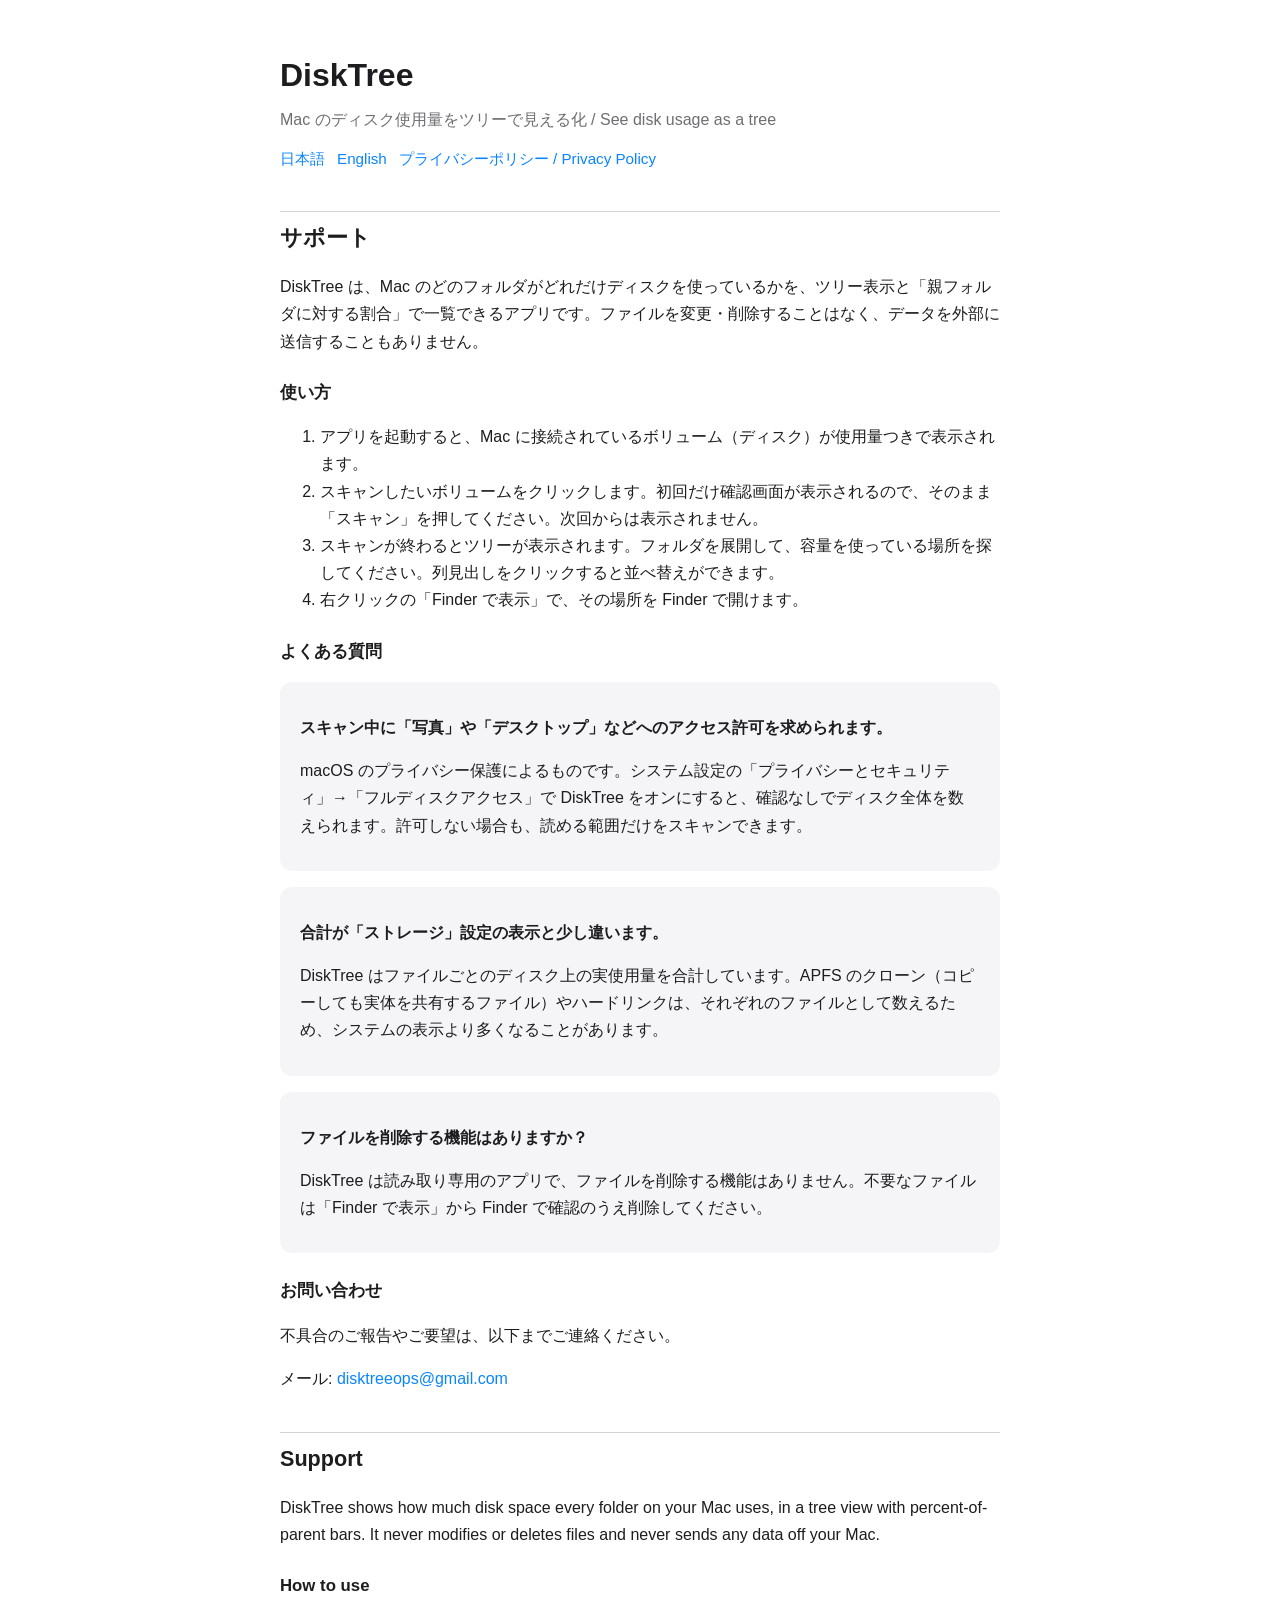
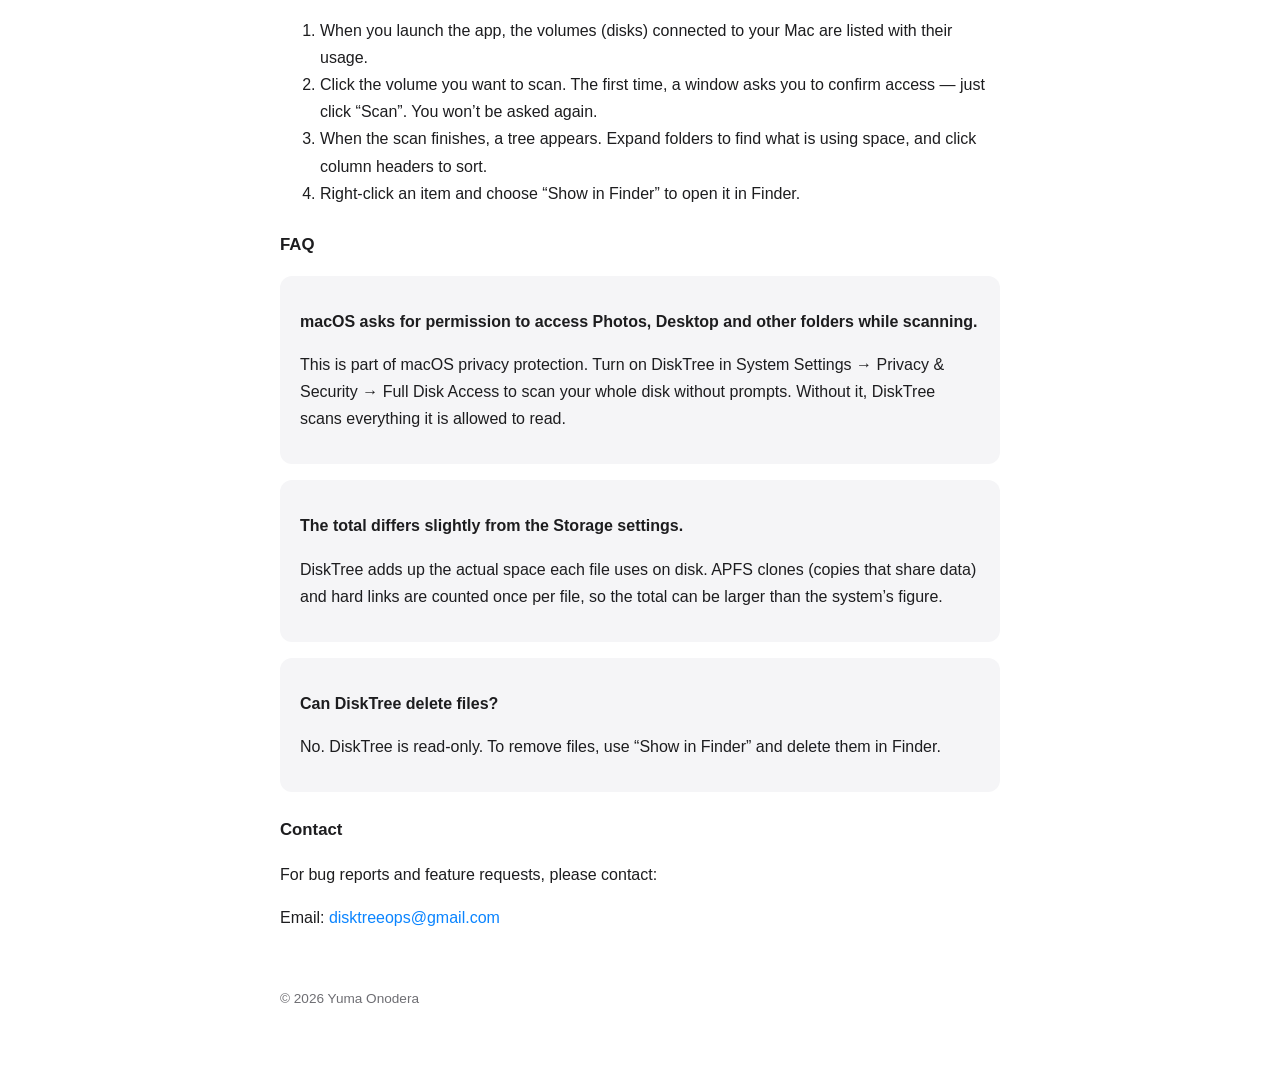
<file: index.html>
<!doctype html>
<html lang="ja">
<head>
  <meta charset="utf-8">
  <meta name="viewport" content="width=device-width, initial-scale=1">
  <title>DiskTree サポート / Support</title>
  <link rel="stylesheet" href="style.css">
</head>
<body>
<main>
  <header>
    <h1>DiskTree</h1>
    <p class="lead">Mac のディスク使用量をツリーで見える化 / See disk usage as a tree</p>
    <nav class="lang"><a href="#ja">日本語</a><a href="#en">English</a><a href="privacy.html">プライバシーポリシー / Privacy Policy</a></nav>
  </header>

  <section id="ja" lang="ja">
    <h2>サポート</h2>
    <p>DiskTree は、Mac のどのフォルダがどれだけディスクを使っているかを、ツリー表示と「親フォルダに対する割合」で一覧できるアプリです。ファイルを変更・削除することはなく、データを外部に送信することもありません。</p>

    <h3>使い方</h3>
    <ol>
      <li>アプリを起動すると、Mac に接続されているボリューム（ディスク）が使用量つきで表示されます。</li>
      <li>スキャンしたいボリュームをクリックします。初回だけ確認画面が表示されるので、そのまま「スキャン」を押してください。次回からは表示されません。</li>
      <li>スキャンが終わるとツリーが表示されます。フォルダを展開して、容量を使っている場所を探してください。列見出しをクリックすると並べ替えができます。</li>
      <li>右クリックの「Finder で表示」で、その場所を Finder で開けます。</li>
    </ol>

    <h3>よくある質問</h3>
    <div class="card">
      <p><strong>スキャン中に「写真」や「デスクトップ」などへのアクセス許可を求められます。</strong></p>
      <p>macOS のプライバシー保護によるものです。システム設定の「プライバシーとセキュリティ」→「フルディスクアクセス」で DiskTree をオンにすると、確認なしでディスク全体を数えられます。許可しない場合も、読める範囲だけをスキャンできます。</p>
    </div>
    <div class="card">
      <p><strong>合計が「ストレージ」設定の表示と少し違います。</strong></p>
      <p>DiskTree はファイルごとのディスク上の実使用量を合計しています。APFS のクローン（コピーしても実体を共有するファイル）やハードリンクは、それぞれのファイルとして数えるため、システムの表示より多くなることがあります。</p>
    </div>
    <div class="card">
      <p><strong>ファイルを削除する機能はありますか？</strong></p>
      <p>DiskTree は読み取り専用のアプリで、ファイルを削除する機能はありません。不要なファイルは「Finder で表示」から Finder で確認のうえ削除してください。</p>
    </div>

    <h3>お問い合わせ</h3>
    <p>不具合のご報告やご要望は、以下までご連絡ください。</p>
    <p>メール: <a href="mailto:disktreeops@gmail.com">disktreeops@gmail.com</a></p>
  </section>

  <section id="en" lang="en">
    <h2>Support</h2>
    <p>DiskTree shows how much disk space every folder on your Mac uses, in a tree view with percent-of-parent bars. It never modifies or deletes files and never sends any data off your Mac.</p>

    <h3>How to use</h3>
    <ol>
      <li>When you launch the app, the volumes (disks) connected to your Mac are listed with their usage.</li>
      <li>Click the volume you want to scan. The first time, a window asks you to confirm access — just click “Scan”. You won’t be asked again.</li>
      <li>When the scan finishes, a tree appears. Expand folders to find what is using space, and click column headers to sort.</li>
      <li>Right-click an item and choose “Show in Finder” to open it in Finder.</li>
    </ol>

    <h3>FAQ</h3>
    <div class="card">
      <p><strong>macOS asks for permission to access Photos, Desktop and other folders while scanning.</strong></p>
      <p>This is part of macOS privacy protection. Turn on DiskTree in System Settings → Privacy &amp; Security → Full Disk Access to scan your whole disk without prompts. Without it, DiskTree scans everything it is allowed to read.</p>
    </div>
    <div class="card">
      <p><strong>The total differs slightly from the Storage settings.</strong></p>
      <p>DiskTree adds up the actual space each file uses on disk. APFS clones (copies that share data) and hard links are counted once per file, so the total can be larger than the system’s figure.</p>
    </div>
    <div class="card">
      <p><strong>Can DiskTree delete files?</strong></p>
      <p>No. DiskTree is read-only. To remove files, use “Show in Finder” and delete them in Finder.</p>
    </div>

    <h3>Contact</h3>
    <p>For bug reports and feature requests, please contact:</p>
    <p>Email: <a href="mailto:disktreeops@gmail.com">disktreeops@gmail.com</a></p>
  </section>

  <footer>© 2026 Yuma Onodera</footer>
</main>
</body>
</html>
</file>
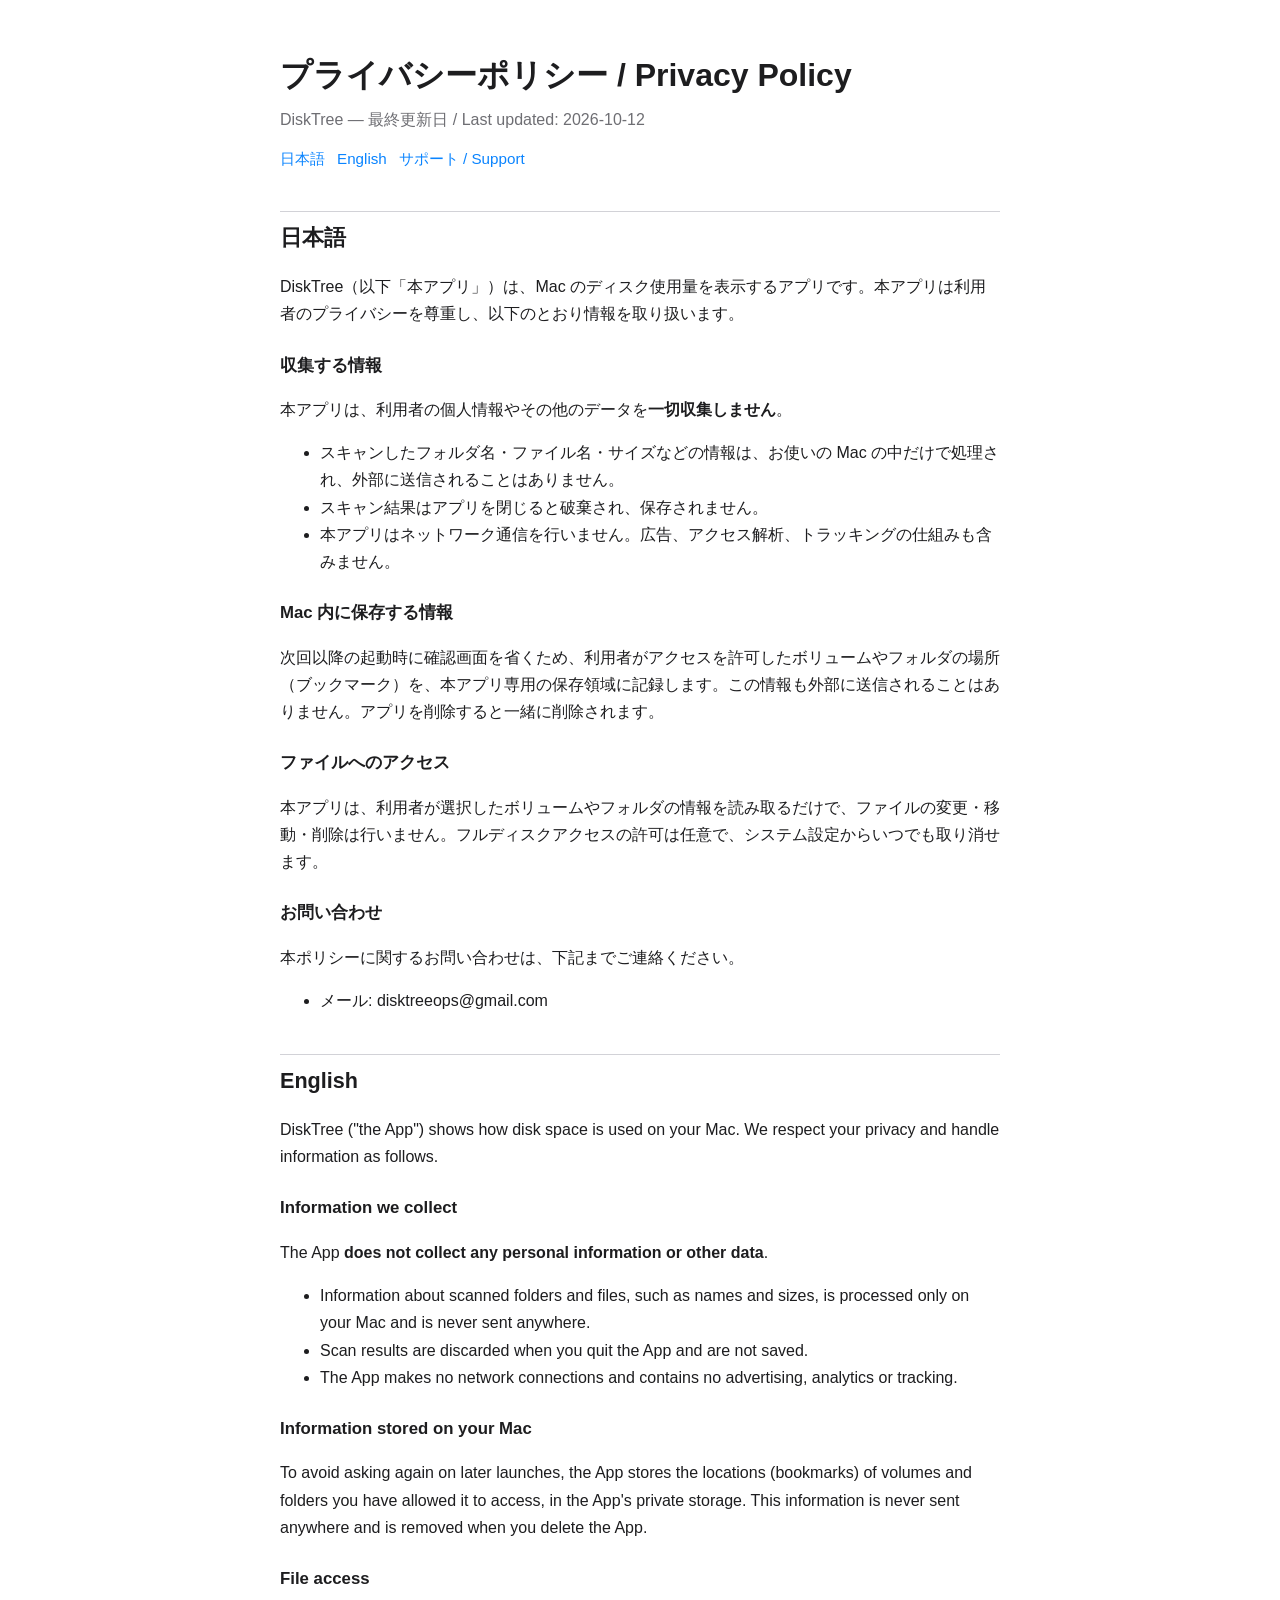
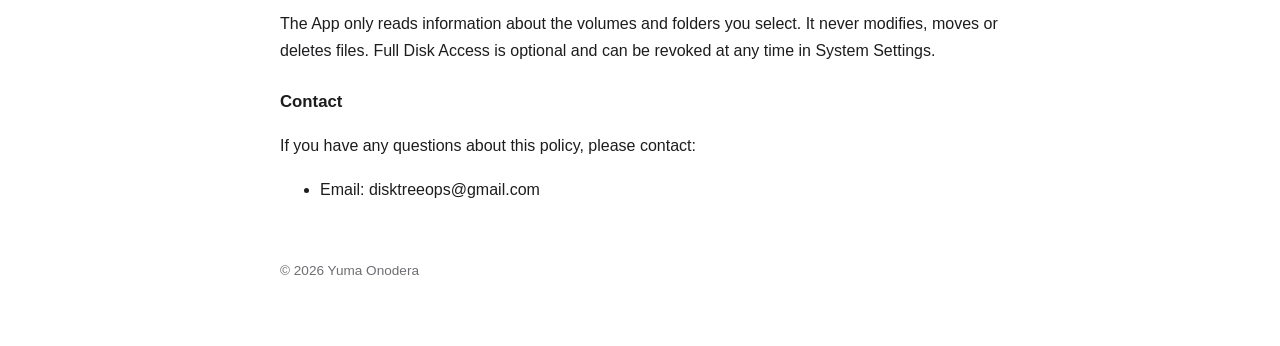
<file: privacy.html>
<!doctype html>
<html lang="ja">
<head>
  <meta charset="utf-8">
  <meta name="viewport" content="width=device-width, initial-scale=1">
  <title>DiskTree プライバシーポリシー / Privacy Policy</title>
  <link rel="stylesheet" href="style.css">
</head>
<body>
<main>
  <header>
    <h1>プライバシーポリシー / Privacy Policy</h1>
    <p class="lead">DiskTree — 最終更新日 / Last updated: 2026-10-12</p>
    <nav class="lang"><a href="#ja">日本語</a><a href="#en">English</a><a href="./">サポート / Support</a></nav>
  </header>
  <section id="ja" lang="ja">
    <h2>日本語</h2>
<p>DiskTree（以下「本アプリ」）は、Mac のディスク使用量を表示するアプリです。本アプリは利用者のプライバシーを尊重し、以下のとおり情報を取り扱います。</p>
<h3>収集する情報</h3>
<p>本アプリは、利用者の個人情報やその他のデータを<strong>一切収集しません</strong>。</p>
<ul>
<li>スキャンしたフォルダ名・ファイル名・サイズなどの情報は、お使いの Mac の中だけで処理され、外部に送信されることはありません。</li>
<li>スキャン結果はアプリを閉じると破棄され、保存されません。</li>
<li>本アプリはネットワーク通信を行いません。広告、アクセス解析、トラッキングの仕組みも含みません。</li>
</ul>
<h3>Mac 内に保存する情報</h3>
<p>次回以降の起動時に確認画面を省くため、利用者がアクセスを許可したボリュームやフォルダの場所（ブックマーク）を、本アプリ専用の保存領域に記録します。この情報も外部に送信されることはありません。アプリを削除すると一緒に削除されます。</p>
<h3>ファイルへのアクセス</h3>
<p>本アプリは、利用者が選択したボリュームやフォルダの情報を読み取るだけで、ファイルの変更・移動・削除は行いません。フルディスクアクセスの許可は任意で、システム設定からいつでも取り消せます。</p>
<h3>お問い合わせ</h3>
<p>本ポリシーに関するお問い合わせは、下記までご連絡ください。</p>
<ul>
<li>メール: disktreeops@gmail.com</li>
</ul>
  </section>
  <section id="en" lang="en">
    <h2>English</h2>
<p>DiskTree (&quot;the App&quot;) shows how disk space is used on your Mac. We respect your privacy and handle information as follows.</p>
<h3>Information we collect</h3>
<p>The App <strong>does not collect any personal information or other data</strong>.</p>
<ul>
<li>Information about scanned folders and files, such as names and sizes, is processed only on your Mac and is never sent anywhere.</li>
<li>Scan results are discarded when you quit the App and are not saved.</li>
<li>The App makes no network connections and contains no advertising, analytics or tracking.</li>
</ul>
<h3>Information stored on your Mac</h3>
<p>To avoid asking again on later launches, the App stores the locations (bookmarks) of volumes and folders you have allowed it to access, in the App&#x27;s private storage. This information is never sent anywhere and is removed when you delete the App.</p>
<h3>File access</h3>
<p>The App only reads information about the volumes and folders you select. It never modifies, moves or deletes files. Full Disk Access is optional and can be revoked at any time in System Settings.</p>
<h3>Contact</h3>
<p>If you have any questions about this policy, please contact:</p>
<ul>
<li>Email: disktreeops@gmail.com</li>
</ul>
  </section>
  <footer>© 2026 Yuma Onodera</footer>
</main>
</body>
</html>
</file>
<file: style.css>
:root {
  --bg: #ffffff;
  --fg: #1d1d1f;
  --muted: #6e6e73;
  --accent: #0a84ff;
  --card: #f5f5f7;
  --border: #d2d2d7;
}
@media (prefers-color-scheme: dark) {
  :root {
    --bg: #1c1c1e;
    --fg: #f5f5f7;
    --muted: #a1a1a6;
    --accent: #409cff;
    --card: #2c2c2e;
    --border: #3a3a3c;
  }
}
* { box-sizing: border-box; }
body {
  margin: 0;
  background: var(--bg);
  color: var(--fg);
  font: 16px/1.7 -apple-system, BlinkMacSystemFont, "Hiragino Sans", "Helvetica Neue", sans-serif;
}
main { max-width: 760px; margin: 0 auto; padding: 48px 20px 64px; }
header { margin-bottom: 32px; }
h1 { font-size: 2rem; margin: 0 0 4px; }
h2 { font-size: 1.35rem; margin: 40px 0 8px; padding-top: 8px; border-top: 1px solid var(--border); }
h3 { font-size: 1.05rem; margin: 24px 0 4px; }
p, li { color: var(--fg); }
.lead { color: var(--muted); margin: 0; }
.lang { display: flex; gap: 12px; margin-top: 12px; font-size: .95rem; }
a { color: var(--accent); text-decoration: none; }
a:hover { text-decoration: underline; }
.card { background: var(--card); border-radius: 12px; padding: 16px 20px; margin: 16px 0; }
footer { margin-top: 56px; color: var(--muted); font-size: .85rem; }
</file>
